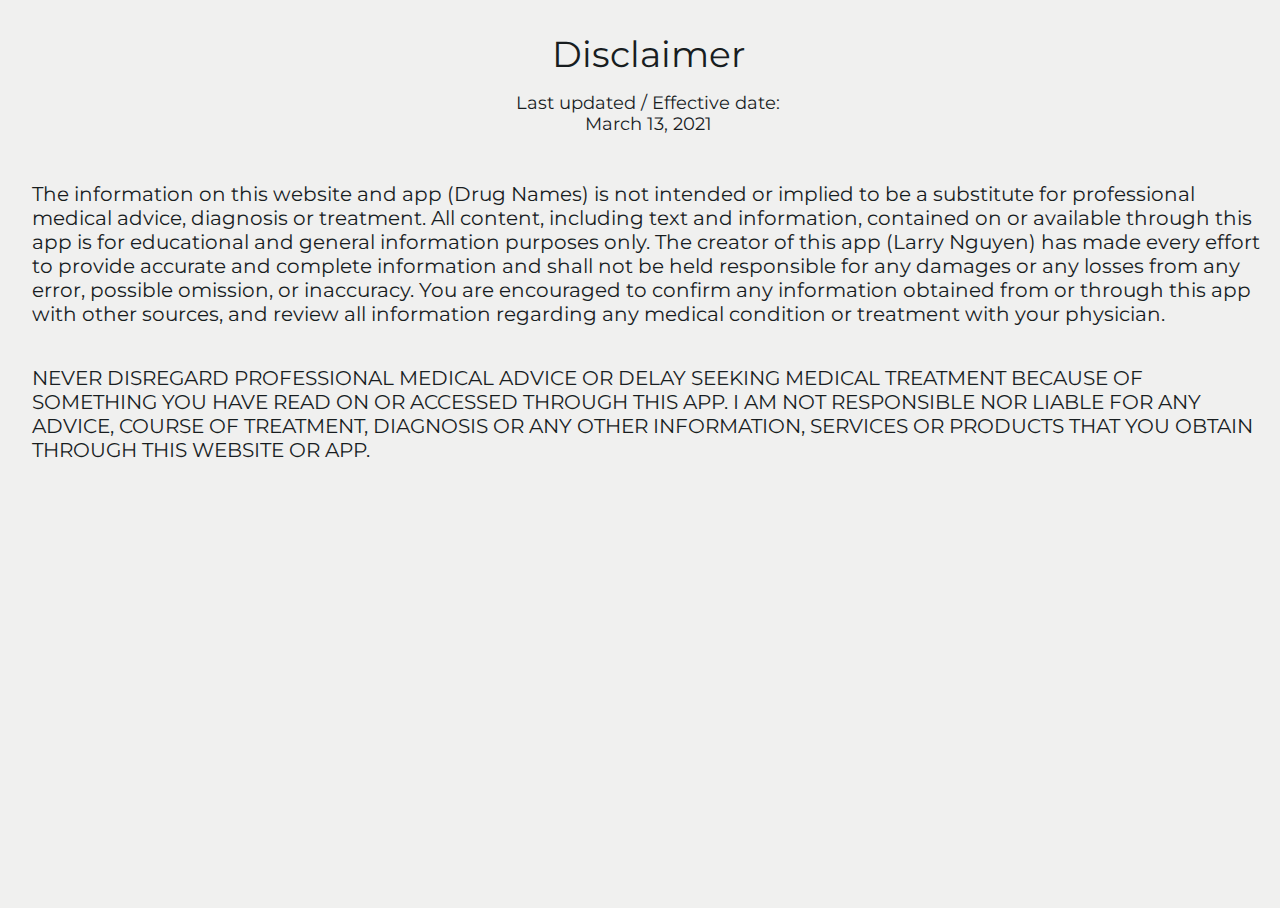
<file: drugnames/disclaimer.html>
<!DOCTYPE html>
<html lang="en">
  <head>
    <meta charset="UTF-8" />
    <meta http-equiv="X-UA-Compatible" content="IE=edge" />
    <meta name="viewport" content="width=device-width, initial-scale=1.0" />
    <title>Drug Names Disclaimer</title>

    <link rel="stylesheet" href="/css/reset.css" />
    <link rel="stylesheet" href="/css/style.css" />

    <link rel="preconnect" href="https://fonts.gstatic.com" />
    <link
      href="https://fonts.googleapis.com/css2?family=Montserrat&family=Scope+One"
      rel="stylesheet"
    />

    <style>
      h2,h4 {
        text-align: center;
        margin-bottom: 1rem;
      }
      h4 {
        font-size: 1.1rem;
        padding-bottom: 2rem;
      }
      p {
        margin-top: 1rem;
        padding-bottom: 1.5rem;
      }
      body {
        padding: 1.5rem;
      }
    </style>
  </head>
  <body>
    <h2>Disclaimer</h2>
    <h4>Last updated / Effective date:<br>March 13, 2021</h4>

    <p>
      The information on this website and app (Drug Names) is not intended or implied to be
      a substitute for professional medical advice, diagnosis or treatment. All
      content, including text and information, contained on or available through
      this app is for educational and general information purposes only. The
      creator of this app (Larry Nguyen) has made every effort to provide
      accurate and complete information and shall not be held responsible for
      any damages or any losses from any error, possible omission, or
      inaccuracy. You are encouraged to confirm any information obtained from or
      through this app with other sources, and review all information regarding
      any medical condition or treatment with your physician.
    </p>

    <p>
      NEVER DISREGARD PROFESSIONAL MEDICAL ADVICE OR DELAY SEEKING MEDICAL
      TREATMENT BECAUSE OF SOMETHING YOU HAVE READ ON OR ACCESSED THROUGH THIS
      APP. I AM NOT RESPONSIBLE NOR LIABLE FOR ANY ADVICE, COURSE OF TREATMENT,
      DIAGNOSIS OR ANY OTHER INFORMATION, SERVICES OR PRODUCTS THAT YOU OBTAIN
      THROUGH THIS WEBSITE OR APP.
    </p>
  </body>
</html>
</file>
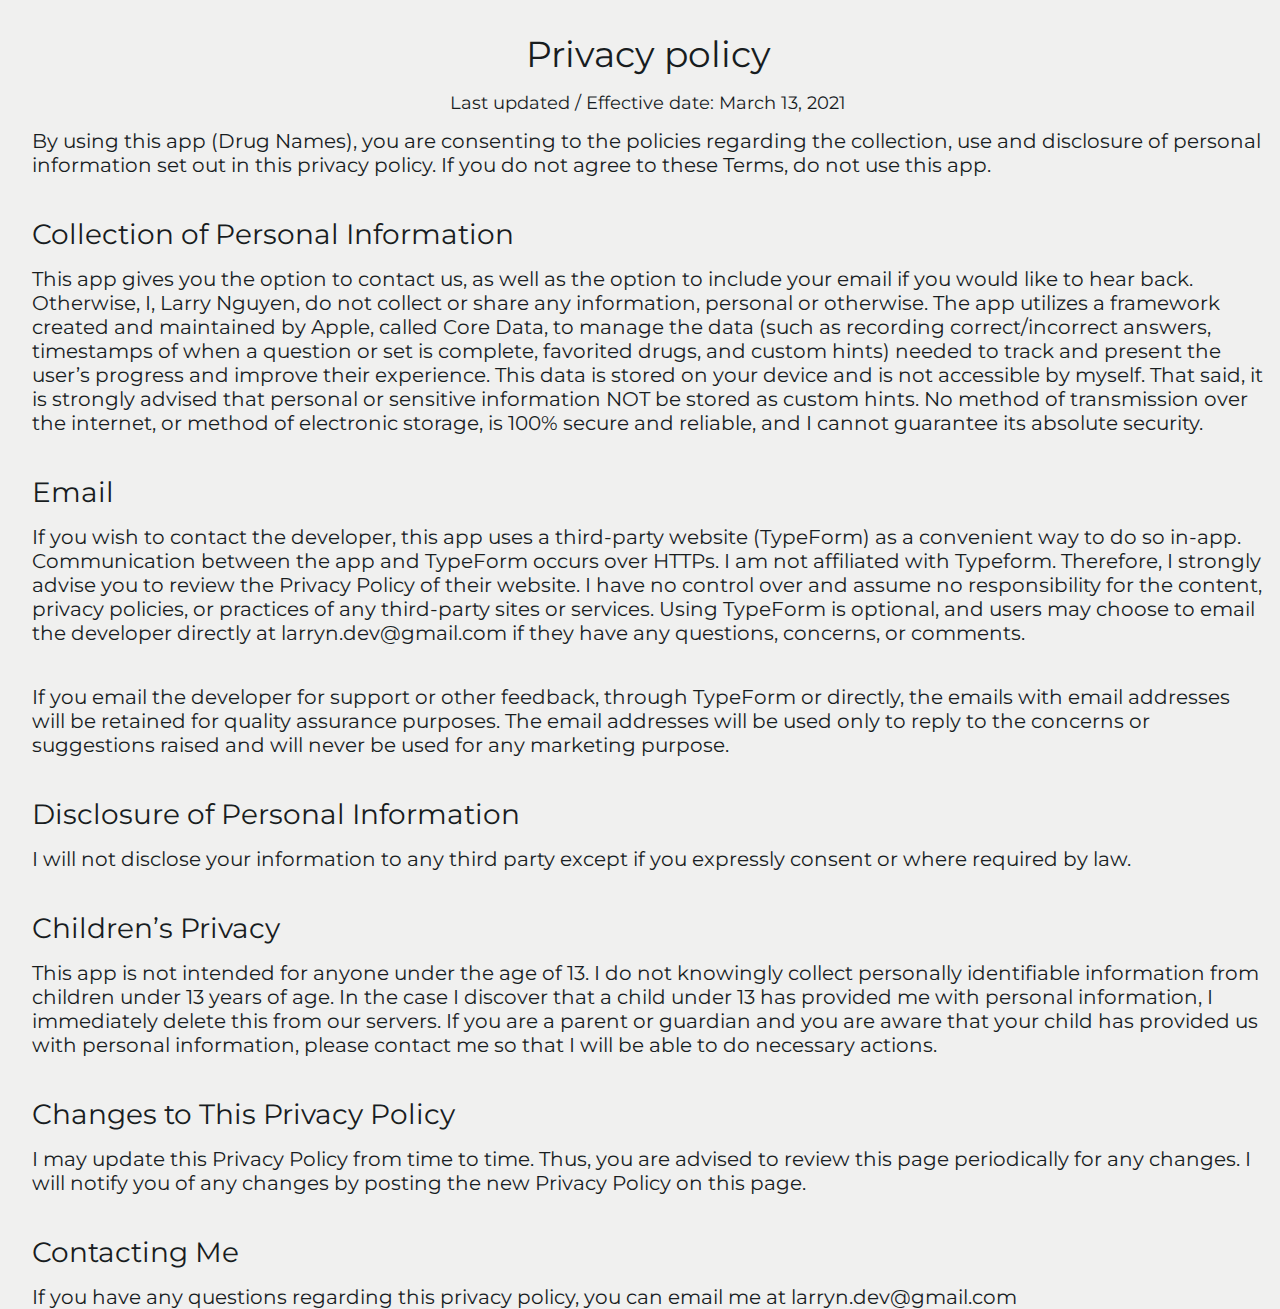
<file: drugnames/privacypolicy.html>
<!DOCTYPE html>
<html lang="en">
<head>
    <meta charset="UTF-8">
    <meta http-equiv="X-UA-Compatible" content="IE=edge">
    <meta name="viewport" content="width=device-width, initial-scale=1.0">
    <title>Drug Names Privacy Policy</title>

<link rel="stylesheet" href="/css/reset.css" />
<link rel="stylesheet" href="/css/style.css" />

<link rel="preconnect" href="https://fonts.gstatic.com" />
<link
  href="https://fonts.googleapis.com/css2?family=Montserrat&family=Scope+One"
  rel="stylesheet"
/>

<style>
    h2,h4 {
        text-align: center;
        margin-bottom: 1rem;
    }
    h4 {
        font-size: 1.1rem;
    }
    p {
        margin-top: 1rem;
        margin-bottom: 2.5rem;
    }
    body {
        padding: 1.5rem;
    }
</style>

</head>
<body>

<h2>Privacy policy</h2>
<h4>Last updated / Effective date: March 13, 2021</h4>
<p>By using this app (Drug Names), you are consenting to the policies regarding the collection, use and disclosure of personal information set out in this privacy policy. If you do not agree to these Terms, do not use this app.</p>

<h3>Collection of Personal Information</h3>

<p> This app gives you the option to contact us, as well as the option to include your email if you would like to hear back. Otherwise, I, Larry Nguyen, do not collect or share any information, personal or otherwise. The app utilizes a framework created and maintained by Apple, called Core Data, to manage the data (such as recording correct/incorrect answers, timestamps of when a question or set is complete, favorited drugs, and custom hints) needed to track and present the user’s progress and improve their experience. This data is stored on your device and is not accessible by myself. That said, it is strongly advised that personal or sensitive information NOT be stored as custom hints.  No method of transmission over the internet, or method of electronic storage, is 100% secure and reliable, and I cannot guarantee its absolute security.</p>

<h3>Email</h3>

<p>If you wish to contact the developer, this app uses a third-party website (TypeForm) as a convenient way to do so in-app. Communication between the app and TypeForm occurs over HTTPs. I am not affiliated with Typeform. Therefore, I strongly advise you to review the Privacy Policy of their website. I have no control over and assume no responsibility for the content, privacy policies, or practices of any third-party sites or services. Using TypeForm is optional, and users may choose to email the developer directly at larryn.dev@gmail.com if they have any questions, concerns, or comments.</p>

<p>If you email the developer for support or other feedback, through TypeForm or directly, the emails with email addresses will be retained for quality assurance purposes. The email addresses will be used only to reply to the concerns or suggestions raised and will never be used for any marketing purpose.</p>

<h3>Disclosure of Personal Information</h3>

<p>I will not disclose your information to any third party except if you expressly consent or where required by law.</p>

<h3>Children’s Privacy</h3>

<p>This app is not intended for anyone under the age of 13. I do not knowingly collect personally identifiable information from children under 13 years of age. In the case I discover that a child under 13 has provided me with personal information, I immediately delete this from our servers. If you are a parent or guardian and you are aware that your child has provided us with personal information, please contact me so that I will be able to do necessary actions.</p>

<h3>Changes to This Privacy Policy</h3>


<p>I may update this Privacy Policy from time to time. Thus, you are advised to review this page periodically for any changes. I will notify you of any changes by posting the new Privacy Policy on this page.</p>

<h3>Contacting Me</h3>

<p>If you have any questions regarding this privacy policy, you can email me at <a
href="mailto:larryn.dev@gmail.com"
class="text-reset"
target="_blank"
rel="noopener noreferrer"
>larryn.dev@gmail.com</a>

    </p>
</body>
</html>
</file>
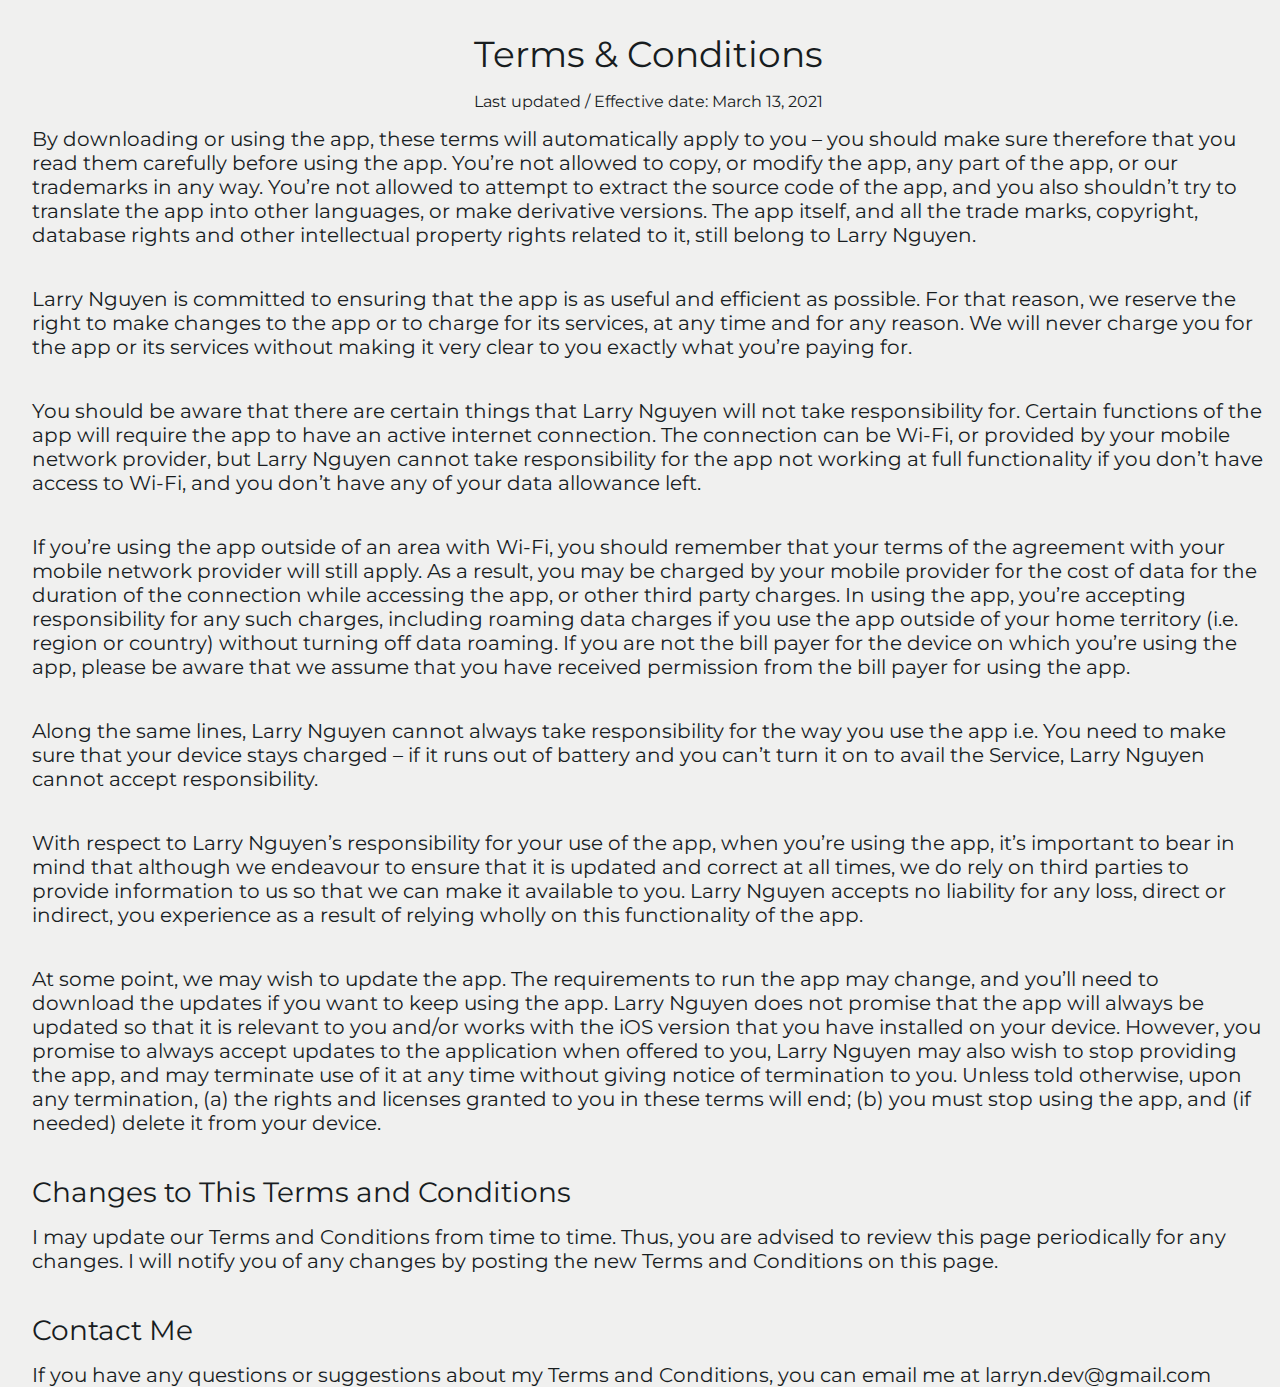
<file: drugnames/termsandconditions.html>
<!DOCTYPE html>
<html lang="en">
<head>
    <meta charset="UTF-8">
    <meta http-equiv="X-UA-Compatible" content="IE=edge">
    <meta name="viewport" content="width=device-width, initial-scale=1.0">
    <title>Drug Names Terms and Conditions</title>

<link rel="stylesheet" href="/css/reset.css" />
<link rel="stylesheet" href="/css/style.css" />

<link rel="preconnect" href="https://fonts.gstatic.com" />
<link
  href="https://fonts.googleapis.com/css2?family=Montserrat&family=Scope+One"
  rel="stylesheet"
/>

<style>
    h2,h4 {
        text-align: center;
        margin-bottom: 1rem;
    }
    p {
        margin-top: 1rem;
        margin-bottom: 2.5rem;
    }
    body {
        padding: 1.5rem;
    }
</style>

</head>
<body>

<h2>Terms & Conditions</h2>
<h4>Last updated / Effective date: March 13, 2021</h4>

<p>By downloading or using the app, these terms will automatically apply to you – you should make sure therefore that you read them carefully before using the app. You’re not allowed to copy, or modify the app, any part of the app, or our trademarks in any way. You’re not allowed to attempt to extract the source code of the app, and you also shouldn’t try to translate the app into other languages, or make derivative versions. The app itself, and all the trade marks, copyright, database rights and other intellectual property rights related to it, still belong to Larry Nguyen.</p>

<p>Larry Nguyen is committed to ensuring that the app is as useful and efficient as possible. For that reason, we reserve the right to make changes to the app or to charge for its services, at any time and for any reason. We will never charge you for the app or its services without making it very clear to you exactly what you’re paying for.
</p>

<p>You should be aware that there are certain things that Larry Nguyen will not take responsibility for. Certain functions of the app will require the app to have an active internet connection. The connection can be Wi-Fi, or provided by your mobile network provider, but Larry Nguyen cannot take responsibility for the app not working at full functionality if you don’t have access to Wi-Fi, and you don’t have any of your data allowance left.
</p>

<p>If you’re using the app outside of an area with Wi-Fi, you should remember that your terms of the agreement with your mobile network provider will still apply. As a result, you may be charged by your mobile provider for the cost of data for the duration of the connection while accessing the app, or other third party charges. In using the app, you’re accepting responsibility for any such charges, including roaming data charges if you use the app outside of your home territory (i.e. region or country) without turning off data roaming. If you are not the bill payer for the device on which you’re using the app, please be aware that we assume that you have received permission from the bill payer for using the app.
</p>

<p>Along the same lines, Larry Nguyen cannot always take responsibility for the way you use the app i.e. You need to make sure that your device stays charged – if it runs out of battery and you can’t turn it on to avail the Service, Larry Nguyen cannot accept responsibility.
</p>

<p>With respect to Larry Nguyen’s responsibility for your use of the app, when you’re using the app, it’s important to bear in mind that although we endeavour to ensure that it is updated and correct at all times, we do rely on third parties to provide information to us so that we can make it available to you. Larry Nguyen accepts no liability for any loss, direct or indirect, you experience as a result of relying wholly on this functionality of the app.
</p>

<p>At some point, we may wish to update the app. The requirements to run the app may change, and you’ll need to download the updates if you want to keep using the app. Larry Nguyen does not promise that the app will always be updated so that it is relevant to you and/or works with the iOS version that you have installed on your device. However, you promise to always accept updates to the application when offered to you, Larry Nguyen may also wish to stop providing the app, and may terminate use of it at any time without giving notice of termination to you. Unless told otherwise, upon any termination, (a) the rights and licenses granted to you in these terms will end; (b) you must stop using the app, and (if needed) delete it from your device.
</p>

<h3>
    Changes to This Terms and Conditions
</h3>

<p>I may update our Terms and Conditions from time to time. Thus, you are advised to review this page periodically for any changes. I will notify you of any changes by posting the new Terms and Conditions on this page.
</p>

<h3>
    Contact Me
</h3>


<p>If you have any questions or suggestions about my Terms and Conditions, you can email me at <a
href="mailto:larryn.dev@gmail.com"
class="text-reset"
target="_blank"
rel="noopener noreferrer"
>larryn.dev@gmail.com</a>

    </p>
</body>
</html>
</file>
<file: css/style.css>
/* =============================================== variables */
:root {
  --ff-primary: "Scope One", serif;
  --ff-secondary: "Montserrat", sans-serif;

  --clr-light: #f0f0ef;
  --clr-dark: #181d1f;
  --clr-accent: #10697f;
  --clr-accent-2: #f7cc94;

  --fs-title: 5rem;
  --fs-h1: 3rem;
  --fs-h2: 2.25rem;
  --fs-h3: 1.75rem;
  --fs-body: 1.25rem;

  --box-shadow: 0.25em 0.25em 0.75em rgba(0, 0, 0, 0.2),
    0.125em 0.125em 0.25em rgba(0, 0, 0, 0.1);
}

@media (max-width: 992px) {
  :root {
    --fs-title: 4rem;
    --fs-h1: 2.5rem;
    --fs-h2: 1.75rem;
    --fs-h3: 1.5rem;
    --fs-body: 1.2rem;
  }
}

@media (max-width: 575px) {
  :root {
    --fs-title: 3rem;
    --fs-h1: 2rem;
    --fs-h2: 1.5rem;
    --fs-h3: 1.25rem;
    --fs-body: 1rem;
  }
}
/* variables end */


/* =============================================== general */
html,
body {
  width: 100%;
  height: 100%;
  background-color: var(--clr-light);
  font-family: var(--ff-secondary);
  color: var(--clr-dark);
}

h1 {
  font-size: var(--fs-h1);
}
h2 {
  font-size: var(--fs-h2);
}
h3 {
  font-size: var(--fs-h3);
}
a {
  font-size: var(--fs-body);
}
p {
  font-size: var(--fs-body);
}

.section {
  padding-top: 70px;
  min-height: 100%;
}

.container-fluid {
  padding: 0 4rem;
}

@media (max-width: 768px) {
  .container-fluid {
    padding: 0 2rem;
  }
}

@media (max-width: 500px) {
  .container-fluid {
    padding: 0 1rem;
  }
}

.subtitle {
  color: var(--clr-accent);
  font-family: var(--ff-primary);
}
/* general end */


/* =============================================== buttons */
.btn {
  border: 1px solid var(--clr-dark);
  background-color: white;
  margin: 20px 10px 20px 0;
  color: var(--clr-dark);
  font-size: 1rem;
  transition: box-shadow 0.3s ease-in-out;
  cursor: pointer;
  box-shadow: none;
}

.default {
  border-color: lightgray;
  color: var(--clr-dark);
}

.default:hover {
  box-shadow: var(--box-shadow);
}
/* buttons end */


/* =============================================== nav bar */
.navbar-toggler:focus,
.navbar-toggler:active,
.navbar-toggler-icon:focus {
  outline: none;
  box-shadow: none;
}

.header-area .main-menu .navbar .navbar-text {
  white-space: nowrap;
  font-size: 1.25rem;
}

.header-area .main-menu .nav-item .nav-link {
  font-size: 1.25rem;
}

.header-area .main-menu .nav-item .nav-link:hover {
  color: rgb(97, 101, 105);
}
.header-area .main-menu .nav-item .active {
  color: var(--clr-accent);
}

.progress-container {
  position: absolute;
  bottom: 0;
  width: 100%;
  height: 4px;
  background: rgb(182, 182, 182);
}

/* The progress bar (scroll indicator) */
.progress-bar {
  height: 3px;
  background: var(--clr-accent);
  width: 0%;
}
/* nav bar end */


/* =============================================== home page area */
.home-page {
  background-color: #fdfdfd;
  background-image: url(/img/wave.svg);
  background-repeat: no-repeat;
  background-position-y: bottom;
}

.home-page .home-container {
  height: 100%;
  width: 70%;
  margin: 0 auto;

  display: flex;
  justify-content: start;
  align-items: center;
  padding-top: 6rem;
}

.home-page .name-text {
  color: var(--clr-accent);
  font-size: var(--fs-title);
  font-family: var(--ff-primary);
  padding: .5rem 0;
}

.home-page hr {
  margin: 4rem auto 2rem auto;
  height: 4px;
}

.home-page .columns {
  column-count: 4;
  width: 100%;
}

.home-page .button-column {
  display: flex;
  flex-direction: column;
  align-items: center;
}

.home-page a {
  display:inline-block;
  font-size: 30px;
  line-height: 50px;
  color:var(--clr-dark);
  width: 50px;
  height: 50px;
  text-align: end;
  border-radius: 50%;
  margin-top: 5px;
  transition: transform .3s;
}

.home-page a span {
  position: absolute;
  display: inline-block;
  line-height: 25px;
  right: 30px;
  font-size: 1rem;
  font-family: var(--ff-secondary);
  padding: 2px 10px;
  border: 1px solid var(--clr-light);
  border-radius: 10px;
  box-shadow: var(--box-shadow);
  opacity: 0;
  transition: opacity .4s, right .3s ease-in-out
} 

.home-page a:hover {
  color: var(--clr-accent);
  transform: scale(1.2);
}

.home-page a:hover span {
  right: 50px;
  opacity: 1;
}

@media (max-width: 1200px) {
  .home-page .home-container {
    width: 100%;
  }
}

@media (max-width: 768px) {
  .home-page .button-column {
    flex-direction: row;
    align-items: flex-start;
    justify-content: center;
  }

  .home-page a {
    text-align: center;
    margin-top: 2rem;
  }

  .home-page a span {
    display: none;
  }

  .home-page hr {
    margin-top: 1rem;
  }

}

/* home page end */


/* =============================================== portfolio */
.portfolio-page .project-block {
  background-color: #fdfdfd;
  padding: 2rem;
  border-radius: 10px;
  box-shadow: var(--box-shadow);
}

.portfolio-page .app-title {
  display: inline-block;
  padding: 1rem 0;
  border-bottom: 2px solid var(--clr-accent);
  margin-bottom: 1rem;
}

/* carousel */
.hello-world .carousel-indicators .active {
  background-color: var(--clr-accent);
}
.carousel-indicators li {
  background-color: slategray
}
.carousel-control-next,
.carousel-control-prev {
  filter: invert(100%);
}

@media (max-width: 500px) {
  .portfolio-page .project-block {
    padding: 1rem;
  }
}
/* portfolio end */


/* =============================================== about */
.about-page .about-container {
  background-color: #fdfdfd;
  padding: 2rem;
  border-radius: 10px;
  box-shadow: var(--box-shadow);
}

.about-page .about-container img {
  max-width: 300px;
  max-height: 300px;
  width: auto;
  height: auto;
  padding: 0;
}

.about-page .heading-title {
  padding: 2rem 0 1rem 0;
  color: var(--clr-accent);
}

.about-page .interests {
  font-size: 1.5rem;
  color: rgb(177, 177, 177);
}

.about-page .interests i {
  padding: 0 1rem 2rem 0;
  transition: all 0.3s ease-in 0.2s;
  height: 2rem;
}

.about-page .interests i > span {
  font-family: var(--ff-secondary);
  z-index: -1;
  overflow: hidden;

  font-size: 1rem;
  color: var(--clr-dark);
  height: 2rem;
  padding-top: 4px;
  padding-left: 0;
  margin-left: 0;

  position: absolute;
  transform: translateX(0);
  opacity: 0%;
  transition: all 0.1s ease-in;
}

.about-page .interests i:hover {
  color: var(--clr-accent-2);
  margin-right: 140px;
  transition: opacity 0.3s, margin-right 0.4s ease-out 0.5s;
}

.about-page .interests i:hover > span {
  transform: translateX(1.5rem);
  z-index: 1;
  opacity: 100%;
  transition: opacity 2s 0.6s, transform 0.3s ease-out 0.7s;
}

.about-page .mobile-text {
  display: none;
}

@media (max-width: 500px) {
  .about-page .about-container {    
    padding: 1rem;
  }

  .about-page .interests {
    display: none;
  }

  .about-page .mobile-text {
    display: inline-block;
  }

  .about-page .about-container img {
    max-width: 200px;
    max-height: 200px;
    width: auto;
    height: auto;
    padding: 0;
  }
}
/* about end */


/* =============================================== contact */
.contact-page {
  color: var(--clr-light);
  position: relative;
  overflow: hidden;
}

.contact-page .content-container {
  height: 100%;
  display: flex;
  justify-content: center;
}

.contact-page .content {
  max-width: 800px;
  border-radius: 10px;
  padding: 2rem 0;
}

.contact-page h1 {
  color: var(--clr-accent-2);
  font-family: var(--ff-primary);
}

.contact-page p {
  margin: 2rem 0;
}

.contact-page strong {
  color: var(--clr-accent-2);
}

.contact-page strong:hover {
  color: var(--clr-accent-2);
}

.contact-page .contact-methods a {
  margin-bottom: 1rem;
}

.contact-page .contact-methods a:hover i {
  color: var(--clr-accent-2);
}

.contact-page .contact-methods i {
  margin-right: 1rem;
  width: 1.2rem;
}

/* lottie */
.contact-page lottie-player {
  opacity: 0.1;
  margin: 0 auto;
}

/* quote */
.quote-block {
  width: 100%;
  font-size: 15px;
  justify-content: center;
  position: absolute;
  bottom: 1rem;
}

.slider {
  bottom: 0;
  height: 30px;
  overflow: hidden;
}

.slider div {
  margin-top: 10px;
  height: 1.5rem;
  text-align: center;
}

.slider-author {
  animation: slide 8s linear infinite;
  color: var(--clr-accent-2);
}

@keyframes slide {
  0% {
    margin-top: -100px;
  }
  5% {
    margin-top: -65px;
  }
  31% {
    margin-top: -65px;
  }
  36% {
    margin-top: -30px;
  }
  62% {
    margin-top: -30px;
  }
  69% {
    margin-top: 5px;
  }
  95% {
    margin-top: 5px;
  }
  100% {
    margin-top: 25px;
  }
}
/* contact end */



/* app detail page ================================================= */
.app-detail .detail-container {
  background-color: #fdfdfd;
  padding: 2rem;
  border-radius: 10px;
  box-shadow: var(--box-shadow);
}

.app-detail .banner img {
  display: block;
  width: 100%;
  max-height: 700px;
  max-width: 786px;
  margin: 0 auto;
  padding: 0;
}

.app-detail .heading-title {
  padding-bottom: 1rem;
  color: var(--clr-accent);
}

.app-detail p {
  margin-bottom: 2rem;
}

.app-detail .description a {
  color: var(--clr-accent);
}

.app-detail ul {
  list-style: circle;
  font-size: var(--fs-body);
}

.app-detail ul li {
  margin-left: 2rem;
}

.app-detail .row {
  margin-top: 4rem;
}

.app-detail .row img.zoom {
  width: 100%;
  max-height: 350px;
  border-radius: 5px;
  object-fit: contain;
  transition: all 0.3s ease-in-out;
  opacity: 0.8;
  padding: 1rem;
  margin-bottom: 2rem;
  box-shadow: var(--box-shadow);
}

.app-detail img.transition {
  -webkit-transform: scale(1.02);
  -moz-transform: scale(1.02);
  -o-transform: scale(1.02);
  transform: scale(1.02);

  -webkit-opacity: 1;
  -moz-opacity: 1;
  -o-opacity: 1;
  opacity: 1;
}
/* == app detail page ================================================= */



/* == animations ======================================================= */

/* appear on scroll */
.move-up {
  opacity: 0;
  transform: translateY(4em);
  transition: transform 2s 0.25s cubic-bezier(0, 1, 0.3, 1),
    opacity 0.3s 0.25s ease-out;
  will-change: transform, opacity;
}

.move-right {
  opacity: 0;
  transform: translateX(-4em);
  transition: transform 2s 0.25s cubic-bezier(0, 1, 0.3, 1),
    opacity 0.3s 0.25s ease-out;
  will-change: transform, opacity;
}

.move-up.is-visible,
.move-left.is-visible,
.move-right.is-visible {
  opacity: 1;
  transform: none;
}

/* Navbar issues with move-left in mobile */
@media (min-width: 500px) {
  .move-left {
    opacity: 0;
    transform: translateX(4em);
    transition: transform 1s 0.25s cubic-bezier(0, 1, 0.3, 1),
      opacity 0.3s 0.25s ease-out;
    will-change: transform, opacity;
  }
}
/* appear on scroll */

/* home animations */
#dropDown {
  animation: dropDown 1.5s ease-in-out;
  /* animation-fill-mode: both; */
}

@keyframes dropDown {
  from {
    transform: translateY(-70px);
  }
  to {
    transform: none;
  }
}

/* @supports (-webkit-touch-callout: none) { */
  /* CSS specific to iOS devices */ 
  /* #dropDown {
    animation: dropDown 1.5s ease-in-out;
  }
} */

#fadeIn {
  position: relative;
  animation-name: fadein;
  animation-duration: 1.5s;
  animation-delay: .5s;
  animation-timing-function: ease-in-out;
  animation-fill-mode: both;
}

@keyframes fadein {
  from {
    opacity: 0;
  }
  to {
    opacity: 1;
  }
}

#fade-up {
  position: relative;
  animation-name: fade-up;
  animation-duration: 1.5s;
  animation-delay: 1.2s;
  animation-timing-function: ease-in-out;
  animation-fill-mode: both;
  z-index: 2;
}

@keyframes fade-up {
  from {
    opacity: 0;
    transform: translateY(70px);
  }
  to {
    opacity: 1;
    transform: none;
  }
}

#line-shrink {
  animation-name: line-shrink;
  animation-duration: 1.7s;
  animation-delay: 1s;
  animation-timing-function: ease-in-out;
  animation-fill-mode: both;
}

@keyframes line-shrink {
  0% {
    opacity: 0;
    color: var(--clr-light);
  }
  50% {
    opacity: 0.4;
    width: 100%;
  }
  100% {
    opacity: 0.7;
    width: 175px;
    color: var(--clr-accent);
  }
}
/* fade-in home animations */

/* wave background */

.wave-container > svg {
  position: absolute;
  bottom: 0;
  animation: animateWave 8s ease-in-out infinite alternate;
  animation-fill-mode: both;
}

@keyframes animateWave {
  from {
    transform: translateX(0);
  }
  to {
    transform: translateX(-30%);
  }
}
/* wave background */

/* == animations ======================================================= */
</file>
